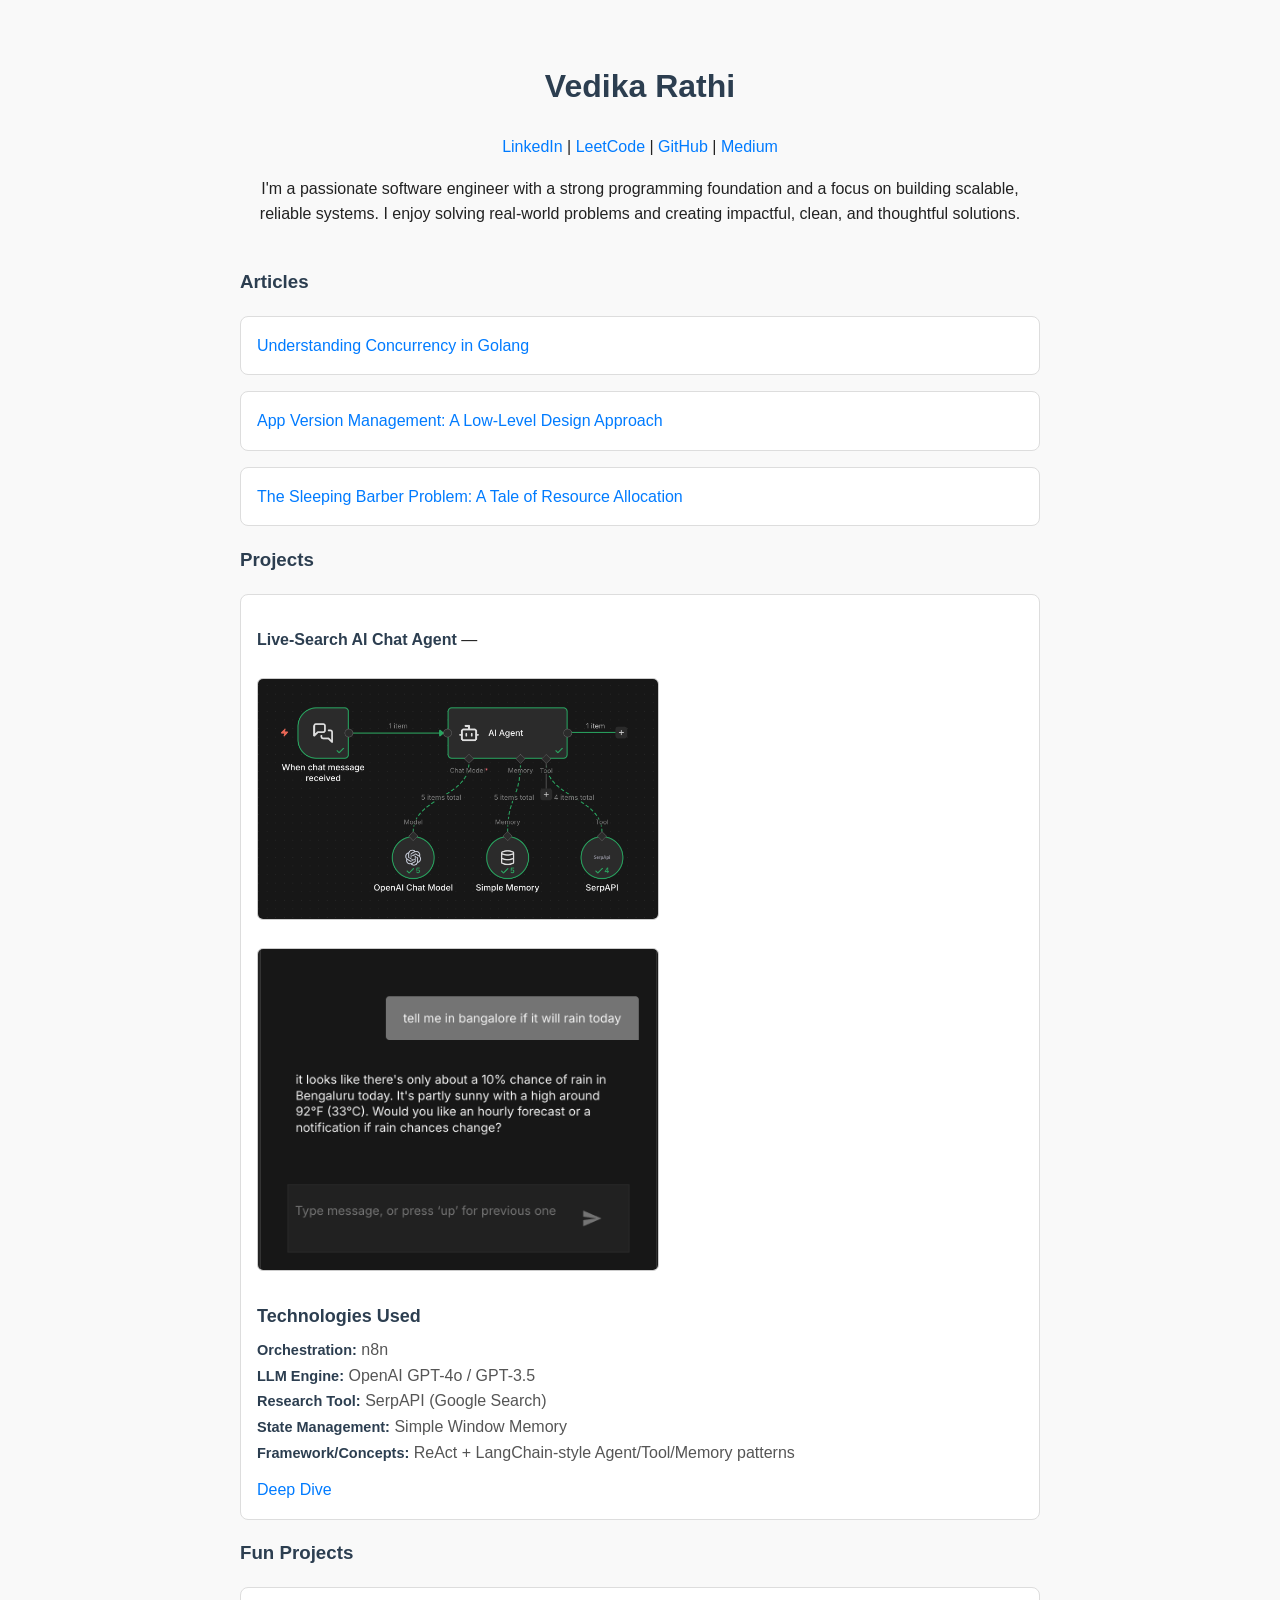
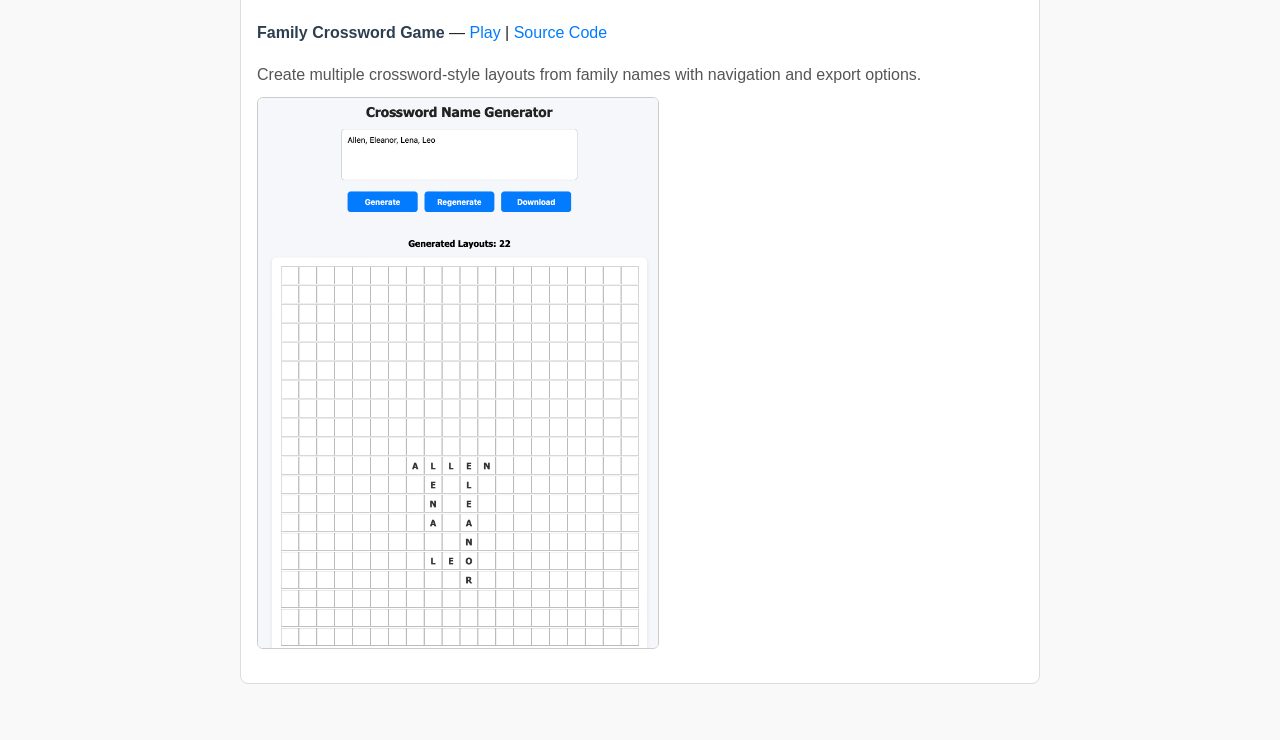
<file: index.html>
<!DOCTYPE html>
<html lang="en">
<head>
  <meta charset="UTF-8" />
  <title>Vedika | Portfolio</title>
  <style>
    body {
      font-family: 'Segoe UI', sans-serif;
      background-color: #f9f9f9;
      color: #222;
      max-width: 800px;
      margin: auto;
      padding: 40px 20px;
      line-height: 1.6;
    }

    h1, h2, h3 {
      color: #2c3e50;
    }

    a {
      color: #007bff;
      text-decoration: none;
      transition: color 0.2s ease;
    }

    a:hover {
      color: #0056b3;
      text-decoration: underline;
    }

    .profile {
      text-align: center;
      margin-bottom: 40px;
    }

    .profile img {
      width: 100px;
      height: 100px;
      object-fit: cover;
      border-radius: 50%;
      margin-bottom: 10px;
      border: 2px solid #ddd;
    }

    .project {
      padding: 16px;
      margin-bottom: 20px;
      background-color: #fff;
      border: 1px solid #ddd;
      border-radius: 8px;
    }

    ul {
      padding-left: 20px;
    }

    .footer-links {
      margin-top: 30px;
      text-align: center;
      font-size: 15px;
    }

    .footer-links a {
      margin: 0 10px;
    }

    .list {
      list-style-type: none;
      padding-left: 0;
    }
    
    .list li {
      background: #fff;
      border: 1px solid #ddd;
      padding: 16px;
      margin-bottom: 16px;
      border-radius: 8px;
    }
    
    .list li strong {
      font-size: 16px;
      color: #2c3e50;
    }
    
    .list li span {
      display: block;
      margin-top: 6px;
      color: #555;
    }

    .project-image {
      width: 100%;
      max-width: 400px;
      border-radius: 6px;
      margin: 10px 0;
      border: 1px solid #ccc;
    }

    .project-details h4 {
      margin-top: 14px;
      margin-bottom: 6px;
      color: #2c3e50;
      font-size: 18px;
    }

    .project-details p {
      margin: 6px 0;
      color: #555;
    }

    .project-details details {
      margin-top: 12px;
    }

    .project-details details summary {
      cursor: pointer;
      font-weight: normal;
      color: #007bff;
      background: none;
      border: none;
      border-radius: 0;
      padding: 0;
      user-select: none;
      display: inline;
      text-decoration: none;
    }

    .project-details details summary::-webkit-details-marker {
      display: none;
    }

    .project-details details summary::marker {
      content: "";
    }

    .project-details details summary:hover {
      color: #0056b3;
      text-decoration: underline;
    }

    .project-details p strong {
      font-size: 14.5px;
      font-weight: 600;
      color: #2c3e50;
    }

    .footer-links a {
      margin: 0 10px;
      display: inline-block;
    }
    
    @media (max-width: 600px) {
      body {
        padding: 20px 15px;
      }

      .project {
        padding: 12px;
      }

      .footer-links a {
        display: block;
        margin: 8px 0;
      }
    }
  </style>
</head>
<body>

  <div class="profile">
    <h1>Vedika Rathi</h1>
    <a href="https://www.linkedin.com/in/vedika-rathi-40b795160/" target="_blank">LinkedIn</a> |
    <a href="https://leetcode.com/u/Vedrat/" target="_blank">LeetCode</a> |
    <a href="https://github.com/vedraw" target="_blank">GitHub</a> |
    <a href="https://medium.com/@vedraw" target="_blank">Medium</a>
    <p>I'm a passionate software engineer with a strong programming foundation and a focus on building scalable, reliable systems. 
                   I enjoy solving real-world problems and creating impactful, clean, and thoughtful solutions.</p>
  </div>

<!--  <div class="footer-links">
  <ul class="list">
    <li>
      <strong>Connect with me</strong><br />
      <a href="https://www.linkedin.com/in/vedika-rathi-40b795160/" target="_blank">LinkedIn</a> |
      <a href="https://leetcode.com/u/Vedrat/" target="_blank">LeetCode</a> |
      <a href="https://github.com/vedraw" target="_blank">GitHub</a> |
      <a href="https://medium.com/@vedraw" target="_blank">Medium</a>
    </li>
  </ul>
</div>
 -->
  <h3>Articles</h3>
    <ul class="list">
      <li>
        <a href="blog/golang-concurrency.html">Understanding Concurrency in Golang</a>
      </li>
      <li>
        <a href="https://medium.com/@vedraw/app-version-management-a-low-level-design-approach-ff7d3db8b5f3" target="_blank">
          App Version Management: A Low-Level Design Approach
        </a>
      </li>
      <li>
        <a href="https://medium.com/@vedraw/the-sleeping-barber-problem-a-tale-of-resource-allocation-df7f4e47afa0" target="_blank">
          The Sleeping Barber Problem: A Tale of Resource Allocation
        </a>
      </li>
    </ul>

    <h3>Projects</h3>
    <ul class="list">
      <li>
        <p>
          <strong>Live-Search AI Chat Agent</strong> —
          <!-- <a href="https://github.com/vedraw/n8n-serpAPI-details.html" target="_blank">Deep Dive</a> -->
        </p>

        <div class="project-details">
          <img src="n8n_flow.png" alt="n8n AI Agent Workflow" class="project-image" />
          <br />
          <img src="n8n_flow2.png" alt="n8n AI Agent Workflow (detail)" class="project-image" />
          <br />

          <h4>Technologies Used</h4>
          <p>
            <strong>Orchestration:</strong> n8n<br />
            <strong>LLM Engine:</strong> OpenAI GPT-4o / GPT-3.5<br />
            <strong>Research Tool:</strong> SerpAPI (Google Search)<br />
            <strong>State Management:</strong> Simple Window Memory<br />
            <strong>Framework/Concepts:</strong> ReAct + LangChain-style Agent/Tool/Memory patterns
          </p>

          <details class="deep-dive">
            <summary>Deep Dive</summary>

            <h4>Project Overview: Autonomous Research & Chat Agent</h4>
            <p>
              This project features a low-code automation workflow designed to handle real-time user inquiries by leveraging an Autonomous AI Agent.
              Unlike a standard LLM restricted by knowledge cutoffs, this agent is equipped with "senses" - specifically a search tool -
              allowing it to fetch live information (weather, news, technical docs) while maintaining a coherent dialogue through persistent memory.
            </p>

            <h4>The Architecture (How it Works)</h4>
            <p>
              <strong>Trigger:</strong> A Chat node listens for incoming messages from a user interface.<br />
              <strong>The Brain (Reasoning):</strong> Powered by OpenAI (GPT-4o/3.5), the agent node acts as a central controller.
              It decides whether to answer immediately or dispatch a tool for more data.<br />
              <strong>Augmentation (Research & Context):</strong><br />
              <strong>SerpAPI:</strong> Enables real-time Google Search integration to ground answers in current facts.<br />
              <strong>Simple Window Memory:</strong> Ensures context persistence, allowing for multi-turn conversations and follow-up questions.<br />
              <strong>Output:</strong> A synthesized, researched response delivered back to the user.
            </p>

            <h4>Technical Stack & Engineering Highlights</h4>
            <p>
              <strong>Orchestration:</strong> n8n (Workflow Engineering)<br />
              <strong>Logic Model:</strong> ReAct (Reasoning + Acting) framework.
            </p>

            <h4>Key Engineering</h4>
            <p>
              <strong>Tool Dispatching:</strong> Configured the agent to handle unstructured queries by determining tool necessity on-the-fly.<br />
              <strong>API Management:</strong> Managed API credit usage and response parsing to ensure high-speed, cost-effective data retrieval.<br />
              <strong>LangChain Concepts:</strong> Implemented Agent/Tool/Memory patterns within a visual automation ecosystem.
            </p>

            <h4>Real-World Impact & Use Cases</h4>
            <p>
              <strong>Live Data Retrieval:</strong> Fetching real-time updates like weather in Bengaluru or stock fluctuations.<br />
              <strong>Technical Support:</strong> Bridging user queries with live documentation or Stack Overflow via automated search.<br />
              <strong>Personal Research:</strong> Summarizing complex search results into concise, actionable chat responses.
            </p>
          </details>
        </div>
      </li>
    </ul>
  
   <h3>Fun Projects</h3>
    <ul class="list">
      <li>
        <p>
          <strong>Family Crossword Game</strong> —
          <a href="https://crossword-generator-594s.onrender.com" target="_blank">Play</a> |
          <a href="https://github.com/vedraw/crossword_generator" target="_blank">Source Code</a>
        </p>
        <span>Create multiple crossword-style layouts from family names with navigation and export options.</span>
        <img src="crossword_image.png" alt="Crossword screenshot" class="project-image"/><br />
      </li>
    </ul>

</body>
</html>
</file>
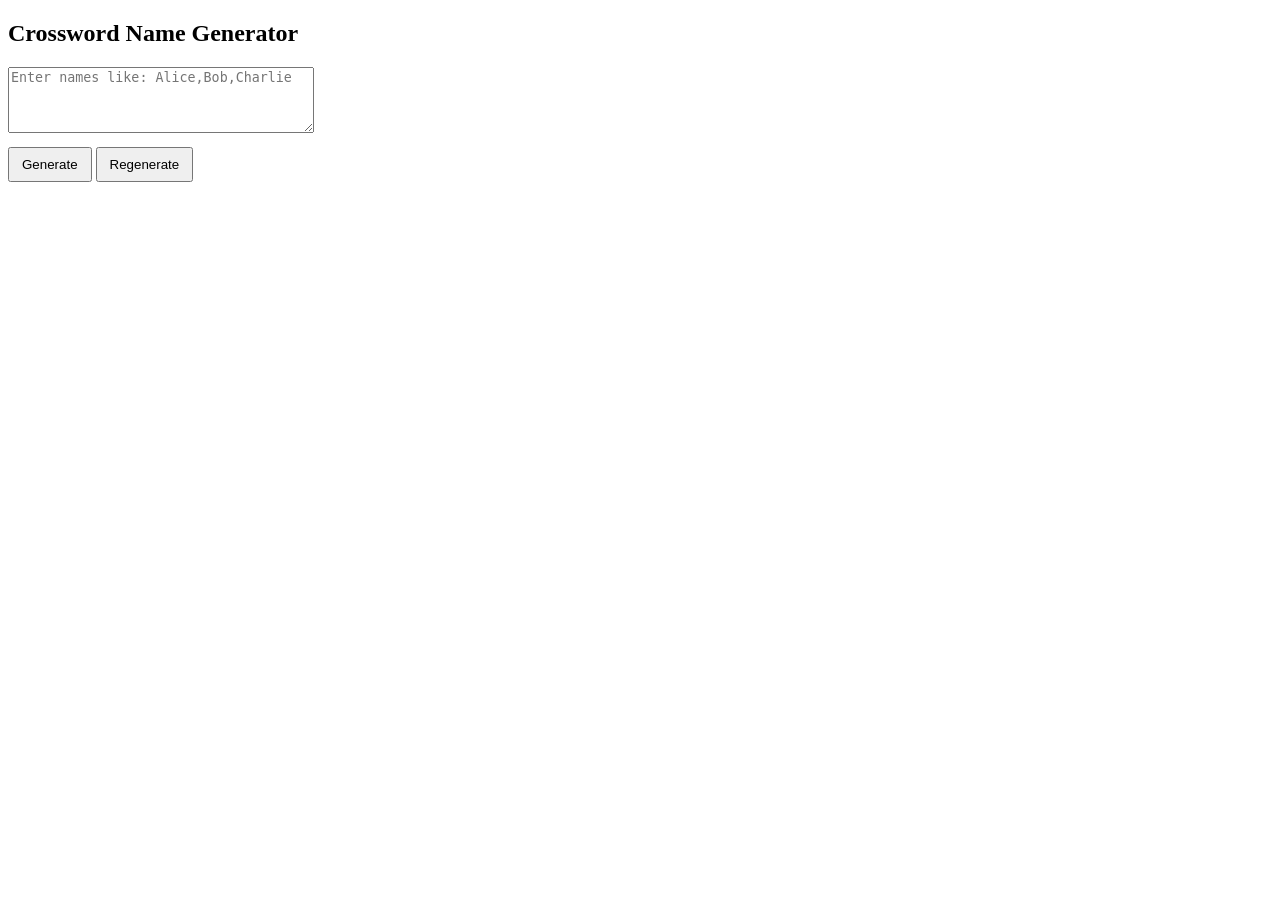
<file: crossword/index.html>
<!DOCTYPE html>
<html>
<head>
  <title>Node Crossword Generator</title>
  <style>
    textarea { width: 300px; height: 60px; }
    button { padding: 8px 12px; margin-top: 10px; }
    .grid { display: grid; margin-top: 20px; gap: 1px; }
    .cell {
      width: 24px; height: 24px;
      text-align: center; font-weight: bold;
      border: 1px solid #ccc;
      background: white;
    }
  </style>
</head>
<body>
  <h2>Crossword Name Generator</h2>
  <textarea id="names" placeholder="Enter names like: Alice,Bob,Charlie"></textarea><br>
  <button onclick="generate()">Generate</button>
  <button onclick="next()">Regenerate</button>

  <div id="crossword" class="grid"></div>

  <script>
    let layouts = [], index = 0;

    async function generate() {
      const names = document.getElementById('names').value.split(',');
      const res = await fetch('/generate', {
        method: 'POST',
        headers: { 'Content-Type': 'application/json' },
        body: JSON.stringify({ names })
      });
      const data = await res.json();
      if (!Array.isArray(data) || !data.length) {
        alert("No valid layouts found.");
        return;
      }
      layouts = data;
      index = 0;
      render();
    }

    function next() {
      if (!layouts.length) return;
      index = (index + 1) % layouts.length;
      render();
    }

    function render() {
      const grid = layouts[index];
      const container = document.getElementById('crossword');
      container.innerHTML = '';
      container.style.gridTemplateColumns = `repeat(${grid[0].length}, 24px)`;
      for (let row of grid) {
        for (let char of row) {
          const div = document.createElement('div');
          div.className = 'cell';
          div.textContent = char === ' ' ? '' : char;
          container.appendChild(div);
        }
      }
    }
  </script>
</body>
</html>
</file>
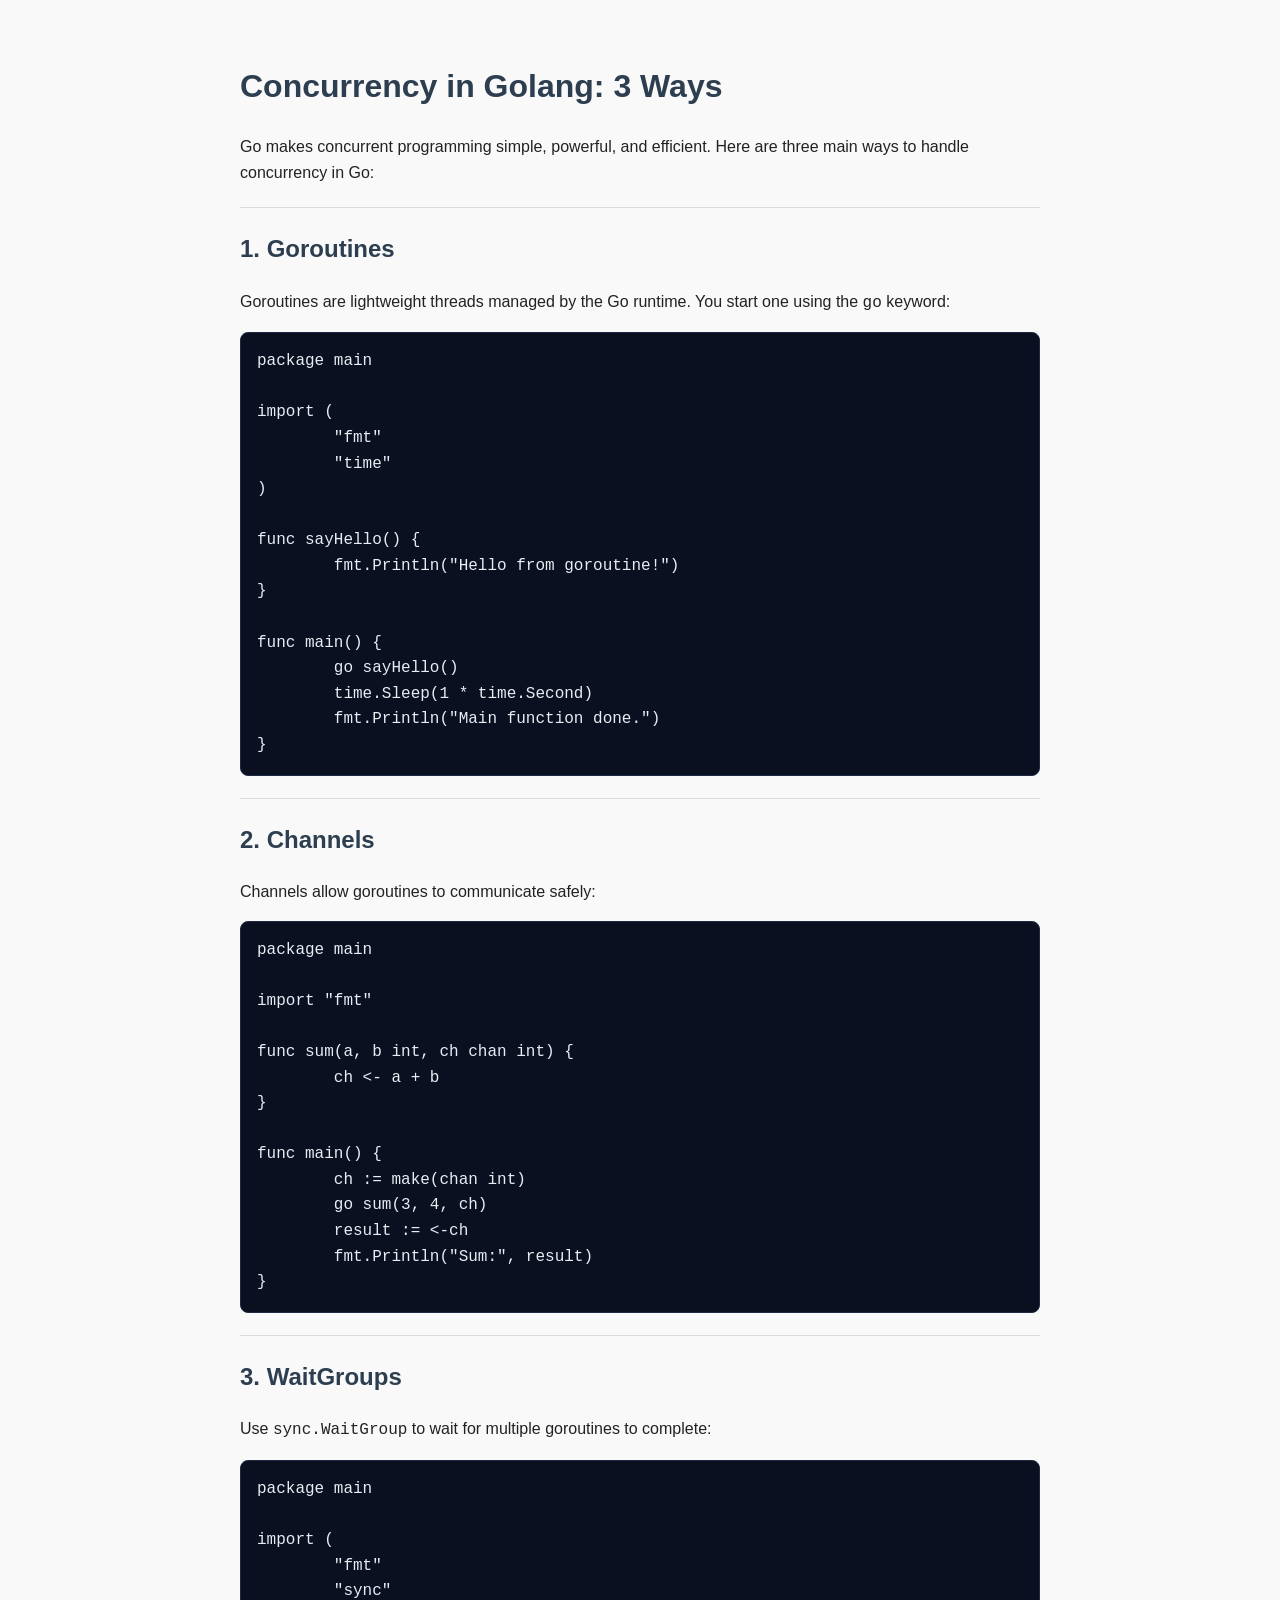
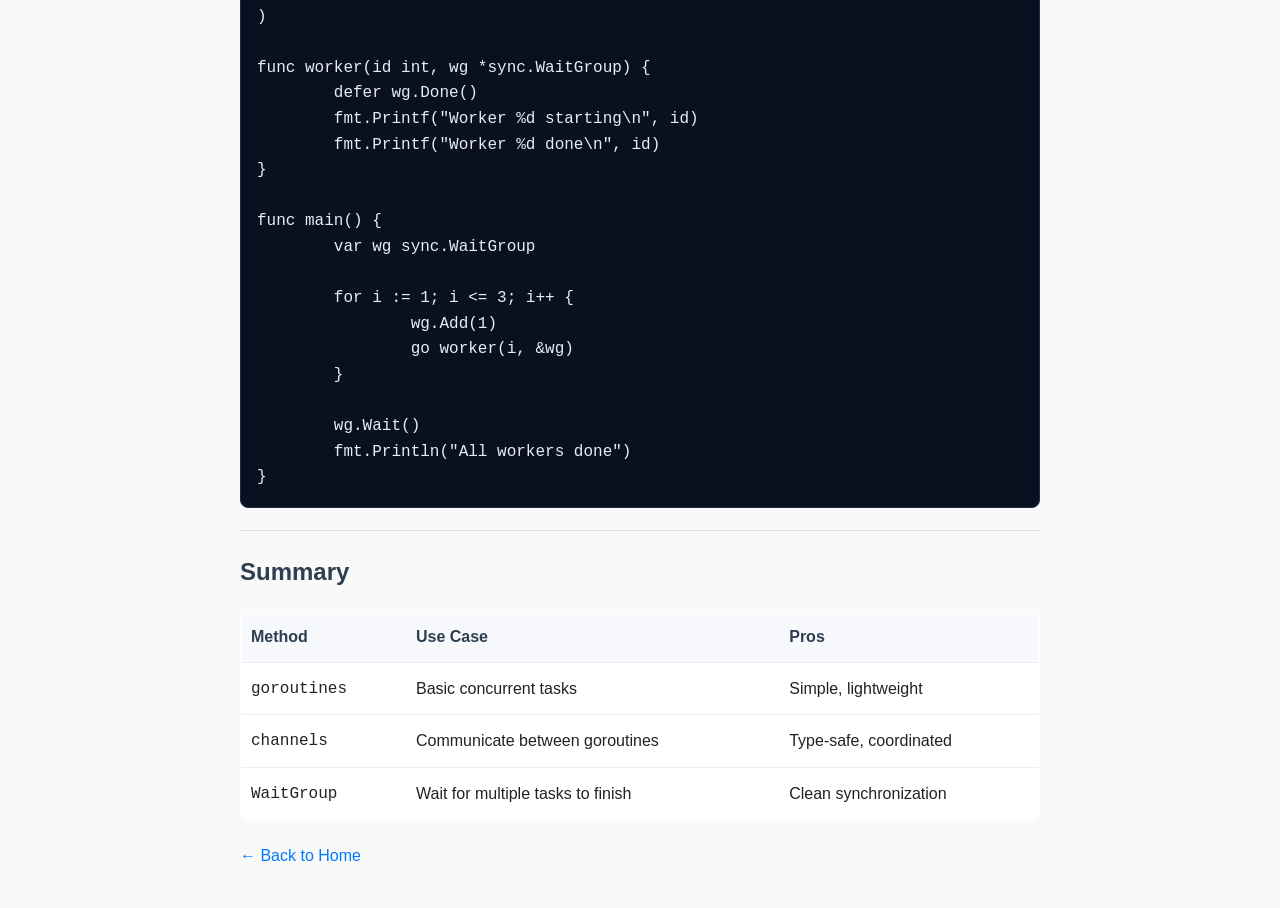
<file: blog/golang-concurrency.html>
<!DOCTYPE html>
<html lang="en">
<head>
  <meta charset="UTF-8" />
  <meta name="viewport" content="width=device-width, initial-scale=1.0" />
  <title>Concurrency in Golang: 3 Ways</title>
  <style>
    body {
      font-family: 'Segoe UI', Tahoma, Geneva, Verdana, sans-serif;
      background-color: #f9f9f9;
      color: #222;
      max-width: 800px;
      margin: auto;
      padding: 40px 20px;
      line-height: 1.6;
    }

    h1, h2, h3 {
      color: #2c3e50;
    }

    a {
      color: #007bff;
      text-decoration: none;
      transition: color 0.2s ease;
    }

    a:hover {
      color: #0056b3;
      text-decoration: underline;
    }

    hr {
      border: none;
      border-top: 1px solid #ddd;
      margin: 22px 0;
    }

    pre {
      background: #0b1020;
      color: #e6edf3;
      padding: 16px;
      border-radius: 8px;
      overflow-x: auto;
      border: 1px solid #1f2a44;
    }

    code {
      font-family: ui-monospace, SFMono-Regular, Menlo, Monaco, Consolas, "Liberation Mono", "Courier New", monospace;
    }

    table {
      width: 100%;
      border-collapse: collapse;
      margin-top: 8px;
      background: white;
      border: 1px solid #ddd;
      border-radius: 8px;
      overflow: hidden;
    }

    th, td {
      text-align: left;
      padding: 12px 10px;
      border-bottom: 1px solid #eee;
    }

    th {
      background: #f7f9fc;
      color: #2c3e50;
      font-weight: 700;
    }

    tr:last-child td {
      border-bottom: none;
    }

    .back-link {
      margin-top: 22px;
    }
  </style>
</head>
<body>
  <main>
    <h1>Concurrency in Golang: 3 Ways</h1>
    <p>Go makes concurrent programming simple, powerful, and efficient. Here are three main ways to handle concurrency in Go:</p>

    <hr />

    <h2>1. Goroutines</h2>
    <p>Goroutines are lightweight threads managed by the Go runtime. You start one using the <code>go</code> keyword:</p>
    <pre><code>package main

import (
	"fmt"
	"time"
)

func sayHello() {
	fmt.Println("Hello from goroutine!")
}

func main() {
	go sayHello()
	time.Sleep(1 * time.Second)
	fmt.Println("Main function done.")
}</code></pre>

    <hr />

    <h2>2. Channels</h2>
    <p>Channels allow goroutines to communicate safely:</p>
    <pre><code>package main

import "fmt"

func sum(a, b int, ch chan int) {
	ch &lt;- a + b
}

func main() {
	ch := make(chan int)
	go sum(3, 4, ch)
	result := &lt;-ch
	fmt.Println("Sum:", result)
}</code></pre>

    <hr />

    <h2>3. WaitGroups</h2>
    <p>Use <code>sync.WaitGroup</code> to wait for multiple goroutines to complete:</p>
    <pre><code>package main

import (
	"fmt"
	"sync"
)

func worker(id int, wg *sync.WaitGroup) {
	defer wg.Done()
	fmt.Printf("Worker %d starting\n", id)
	fmt.Printf("Worker %d done\n", id)
}

func main() {
	var wg sync.WaitGroup

	for i := 1; i &lt;= 3; i++ {
		wg.Add(1)
		go worker(i, &amp;wg)
	}

	wg.Wait()
	fmt.Println("All workers done")
}</code></pre>

    <hr />

    <h2>Summary</h2>
    <table>
      <thead>
        <tr>
          <th>Method</th>
          <th>Use Case</th>
          <th>Pros</th>
        </tr>
      </thead>
      <tbody>
        <tr>
          <td><code>goroutines</code></td>
          <td>Basic concurrent tasks</td>
          <td>Simple, lightweight</td>
        </tr>
        <tr>
          <td><code>channels</code></td>
          <td>Communicate between goroutines</td>
          <td>Type-safe, coordinated</td>
        </tr>
        <tr>
          <td><code>WaitGroup</code></td>
          <td>Wait for multiple tasks to finish</td>
          <td>Clean synchronization</td>
        </tr>
      </tbody>
    </table>

    <div class="back-link">
      <a href="../index.html">&larr; Back to Home</a>
    </div>
  </main>
</body>
</html>
</file>
